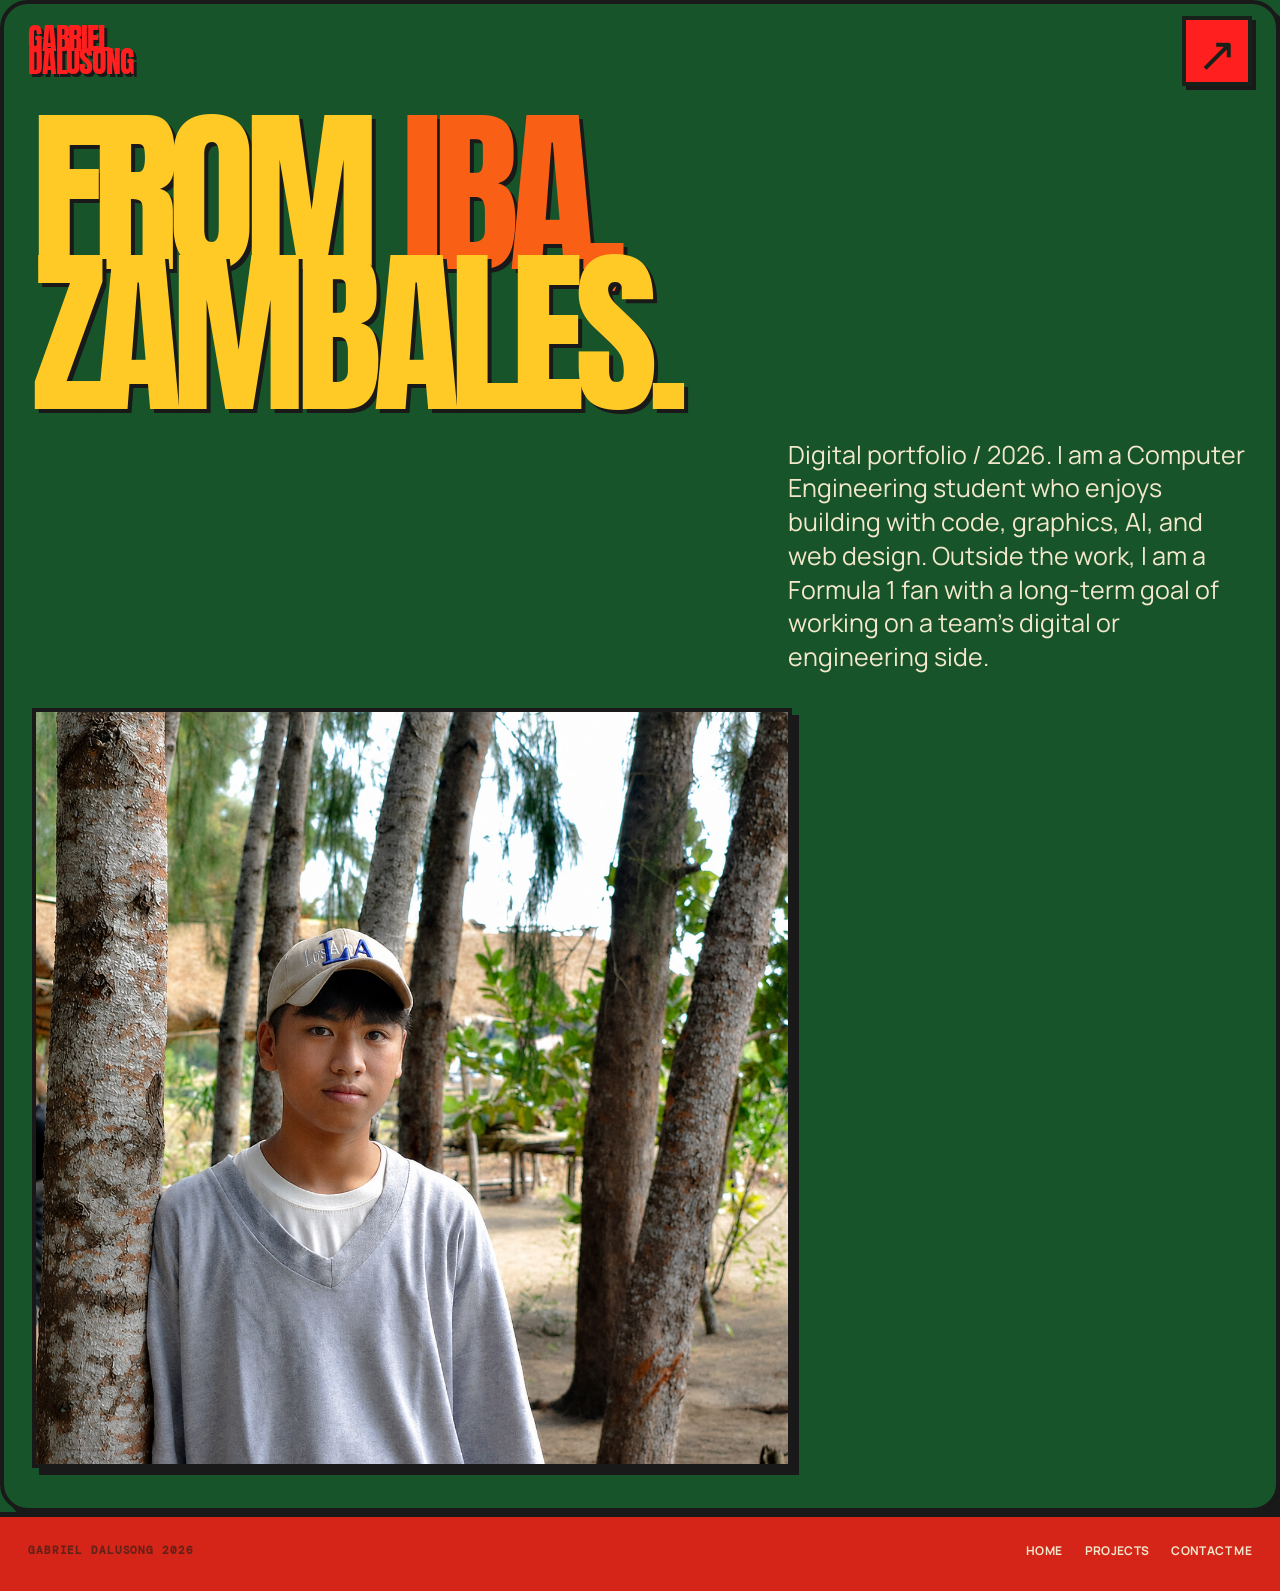
<file: personal-retro.html>
﻿<!doctype html>
<html lang="en">
  <head>
    <meta charset="utf-8">
    <meta name="viewport" content="width=device-width, initial-scale=1">
    <title>About Gabriel Dalusong</title>
    <link rel="icon" type="image/png" href="cropped_circle_image.png">
    <link rel="preconnect" href="https://fonts.googleapis.com">
    <link rel="preconnect" href="https://fonts.gstatic.com" crossorigin>
    <link href="https://fonts.googleapis.com/css2?family=Anton&family=DM+Mono:wght@400;500&family=Manrope:wght@400;500;600;700;800&display=swap" rel="stylesheet">
    <style>
      :root { --cream:#fdf6e7; --ink:#162119; --red:#ff1f1e; --pistachio:#e9e9c7; }
      html { scrollbar-width:none; -ms-overflow-style:none; }
      html::-webkit-scrollbar { display:none; }
      * { box-sizing:border-box; }
      body { min-height:100vh; margin:0; color:var(--ink); background:var(--cream); font-family:Manrope,Arial,sans-serif; overflow-x:hidden; }
      a { color:inherit; text-decoration:none; }
      .site-header { position:fixed; z-index:20; top:0; left:0; width:100%; padding:16px 28px; display:flex; justify-content:space-between; align-items:center; color:var(--ink); background:transparent; }
      .wordmark { font:30px/.76 Anton,Impact,sans-serif; letter-spacing:-.04em; text-transform:uppercase; width:73px; color:#ff1f1e; text-shadow:3px 3px 0 #191919; }
      .wordmark span { display:block; }
      .menu { display:flex; gap:18px; align-items:center; }
      .menu .contact { width:70px; height:70px; display:grid; place-items:center; background:var(--red); border:4px solid var(--ink); border-radius:0; color:var(--ink); transition:background .25s ease,color .25s ease,border-color .25s ease,opacity .7s cubic-bezier(.16,1,.3,1),transform .7s cubic-bezier(.16,1,.3,1); opacity:0; transform:translate3d(0,28px,0); }
      .menu .contact::before { content:"\2197"; font:48px/.8 Anton,Impact,sans-serif; animation:contact-arrow-nudge 1.6s ease-in-out infinite alternate; }
      @keyframes contact-arrow-nudge { from { transform:translate(0,0); } to { transform:translate(5px,-5px); } }
      .menu .contact:hover { background:var(--ink); border-color:var(--red); color:var(--cream); }
      .wordmark { opacity:0; transform:translate3d(0,28px,0); transition:opacity .7s cubic-bezier(.16,1,.3,1),transform .7s cubic-bezier(.16,1,.3,1); }
      body.content-ready .wordmark { opacity:1; transform:translate3d(0,0,0); }
      body.content-ready .menu .contact { opacity:1; transform:translate3d(0,0,0); transition-delay:.1s; }
      main { min-height:100vh; padding:120px 28px 40px; display:grid; align-content:center; opacity:0; transform:translate3d(0,30px,0); transition:opacity .8s cubic-bezier(.16,1,.3,1),transform .8s cubic-bezier(.16,1,.3,1); }
      body.content-ready main { opacity:1; transform:translate3d(0,0,0); transition-delay:.15s; }
      h1 { max-width:1100px; margin:0; font:clamp(70px,14vw,220px)/.78 Anton,Impact,sans-serif; letter-spacing:-.055em; text-transform:uppercase; }
      h1 span { color:var(--red); }
      p { max-width:460px; margin:34px 0 0 auto; font-size:clamp(16px,2vw,25px); line-height:1.35; }
      .img1 { width:760px; max-width:100%; height:auto; margin-top:34px; }
      @media (max-width:600px) { body { padding:16px; } p { margin-left:0; } }
      .site-footer { position:relative; z-index:1; margin-top:20px; padding:28px 28px 34px; border-top:1px solid rgba(22,33,25,.2); display:flex; flex-wrap:wrap; justify-content:space-between; align-items:center; gap:14px; }
      .site-footer p { margin:0; font:600 11px/1 "DM Mono",monospace; letter-spacing:.08em; text-transform:uppercase; color:var(--ink); opacity:.6; max-width:none; }
      .site-footer nav { display:flex; gap:22px; }
      .site-footer a { font:700 12px/1 Manrope,Arial,sans-serif; letter-spacing:.03em; text-transform:uppercase; transition:color .25s ease,transform .25s ease; display:inline-block; }
      .site-footer a:hover { color:var(--red); transform:translateX(-4px); }
      .page-loader { position:fixed; inset:0; z-index:9999; pointer-events:none; }
      .loader-bars { position:absolute; inset:0; display:flex; }
      .loader-bars .bar { flex:1 1 20%; background:var(--red); transform:translateY(0); transition:transform .8s cubic-bezier(.7,0,.3,1); }
      .loader-bars .bar:nth-child(1) { transition-delay:0s; }
      .loader-bars .bar:nth-child(2) { transition-delay:.07s; }
      .loader-bars .bar:nth-child(3) { transition-delay:.14s; }
      .loader-bars .bar:nth-child(4) { transition-delay:.21s; }
      .loader-bars .bar:nth-child(5) { transition-delay:.28s; }
      .page-loader.is-open .loader-bars .bar { transform:translateY(-102%); }
      .loader-content { position:absolute; inset:0; display:flex; flex-direction:column; align-items:center; justify-content:center; gap:24px; opacity:1; transition:opacity .35s ease; }
      .page-loader.is-open .loader-content { opacity:0; }
      .start-lights { display:flex; gap:16px; }
      .start-lights i { width:22px; height:22px; border-radius:50%; background:rgba(253,246,231,.16); border:2px solid rgba(253,246,231,.45); display:block; }
      .start-lights i:nth-child(1) { animation:light-1 2.4s ease-in-out infinite; }
      .start-lights i:nth-child(2) { animation:light-2 2.4s ease-in-out infinite; }
      .start-lights i:nth-child(3) { animation:light-3 2.4s ease-in-out infinite; }
      .start-lights i:nth-child(4) { animation:light-4 2.4s ease-in-out infinite; }
      .start-lights i:nth-child(5) { animation:light-5 2.4s ease-in-out infinite; }
      @keyframes light-1 { 0%,4% { background:rgba(253,246,231,.16); box-shadow:none; } 8%,75% { background:var(--cream); box-shadow:0 0 16px 3px rgba(253,246,231,.85); } 79%,100% { background:rgba(253,246,231,.16); box-shadow:none; } }
      @keyframes light-2 { 0%,17% { background:rgba(253,246,231,.16); box-shadow:none; } 21%,75% { background:var(--cream); box-shadow:0 0 16px 3px rgba(253,246,231,.85); } 79%,100% { background:rgba(253,246,231,.16); box-shadow:none; } }
      @keyframes light-3 { 0%,29% { background:rgba(253,246,231,.16); box-shadow:none; } 33%,75% { background:var(--cream); box-shadow:0 0 16px 3px rgba(253,246,231,.85); } 79%,100% { background:rgba(253,246,231,.16); box-shadow:none; } }
      @keyframes light-4 { 0%,42% { background:rgba(253,246,231,.16); box-shadow:none; } 46%,75% { background:var(--cream); box-shadow:0 0 16px 3px rgba(253,246,231,.85); } 79%,100% { background:rgba(253,246,231,.16); box-shadow:none; } }
      @keyframes light-5 { 0%,54% { background:rgba(253,246,231,.16); box-shadow:none; } 58%,75% { background:var(--cream); box-shadow:0 0 16px 3px rgba(253,246,231,.85); } 79%,100% { background:rgba(253,246,231,.16); box-shadow:none; } }
      @media (prefers-reduced-motion:reduce) { .loader-bars .bar { transition-duration:.25s; } .start-lights i { animation:none !important; background:var(--cream); } }
    </style>
    <style>
      body { background:#18542a; color:#191919; background-image:radial-gradient(rgba(25,25,25,.08) .7px,transparent .7px); background-size:5px 5px; }
      .site-header { color:#191919; }
      .section, .project, .helmet { border-color:#191919; }
      .project, .helmet { border:4px solid #191919; border-radius:22px; box-shadow:7px 7px 0 #191919; }
      .project h3, .helmet-title { text-shadow:2px 2px 0 #191919; }
      .modal { background:rgba(25,25,25,.78); }
      .modal-card { background:#f3e8cc; color:#191919; border:4px solid #191919; box-shadow:9px 9px 0 #191919; }
      .button, button, .contact, .open { border:3px solid #191919; box-shadow:4px 4px 0 #191919; }
      a:hover, button:hover { color:#d52518; }
      main { background:#18542a; color:#f3e8cc; border:4px solid #191919; border-radius:28px; box-shadow:9px 9px 0 #191919; }
      main h1 { color:#ffc926; text-shadow:4px 4px 0 #191919; }
      main h1 span { color:#f96015; }
      main p { color:#f3e8cc; }
      .img1 { background:#ffc926; border:4px solid #191919; box-shadow:7px 7px 0 #191919; }
      .site-footer { margin-top:0; background:#d52518; color:#f3e8cc; border-top:5px solid #191919; }
      .site-footer a:hover { color:#ffc926; }
    </style>
  </head>
  <body>
    <div class="page-loader" aria-hidden="true">
      <div class="loader-bars">
        <span class="bar"></span><span class="bar"></span><span class="bar"></span><span class="bar"></span><span class="bar"></span>
      </div>
    </div>
    <header class="site-header">
      <a class="wordmark" href="home-retro.html"><span>Gabriel</span><span>Dalusong</span></a>
      <nav class="menu"><a class="contact" href="say-hello-retro.html" aria-label="Say hello"></a></nav>
    </header>
    <main>
      <h1>From <span>Iba,</span><br>Zambales.</h1>
      <p>Digital portfolio / 2026. I am a Computer Engineering student who enjoys building with code, graphics, AI, and web design. Outside the work, I am a Formula 1 fan with a long-term goal of working on a team’s digital or engineering side.</p>
      <img class="img1" src="mypicture2.png" alt="img1">
    </main>
    <footer class="site-footer">
      <p>gabriel dalusong 2026</p>
      <nav>
        <a href="home-retro.html">Home</a>
        <a href="projects-retro.html">Projects</a>
        <a href="say-hello-retro.html">Contact me</a>
      </nav>
    </footer>
  <script>
    (function () {
      const loader = document.querySelector('.page-loader');
      if (!loader) return;
      const reveal = () => {
        loader.classList.add('is-open');
        setTimeout(() => { document.body.classList.add('content-ready'); }, 1100);
      };
      if (document.readyState === 'complete') {
        requestAnimationFrame(reveal);
      } else {
        window.addEventListener('load', reveal);
      }
      document.addEventListener('click', (event) => {
        const link = event.target.closest('a[href]');
        if (!link) return;
        const href = link.getAttribute('href');
        if (!href || href.startsWith('#') || href.startsWith('mailto:') || href.startsWith('tel:') || link.target === '_blank' || link.hasAttribute('download')) return;
        let url;
        try { url = new URL(href, window.location.href); } catch (e) { return; }
        if (url.origin !== window.location.origin) return;
        event.preventDefault();
        loader.classList.remove('is-open');
        setTimeout(() => { window.location.href = url.href; }, 1000);
      });
    })();
  </script>
  </body>
</html>
</file>
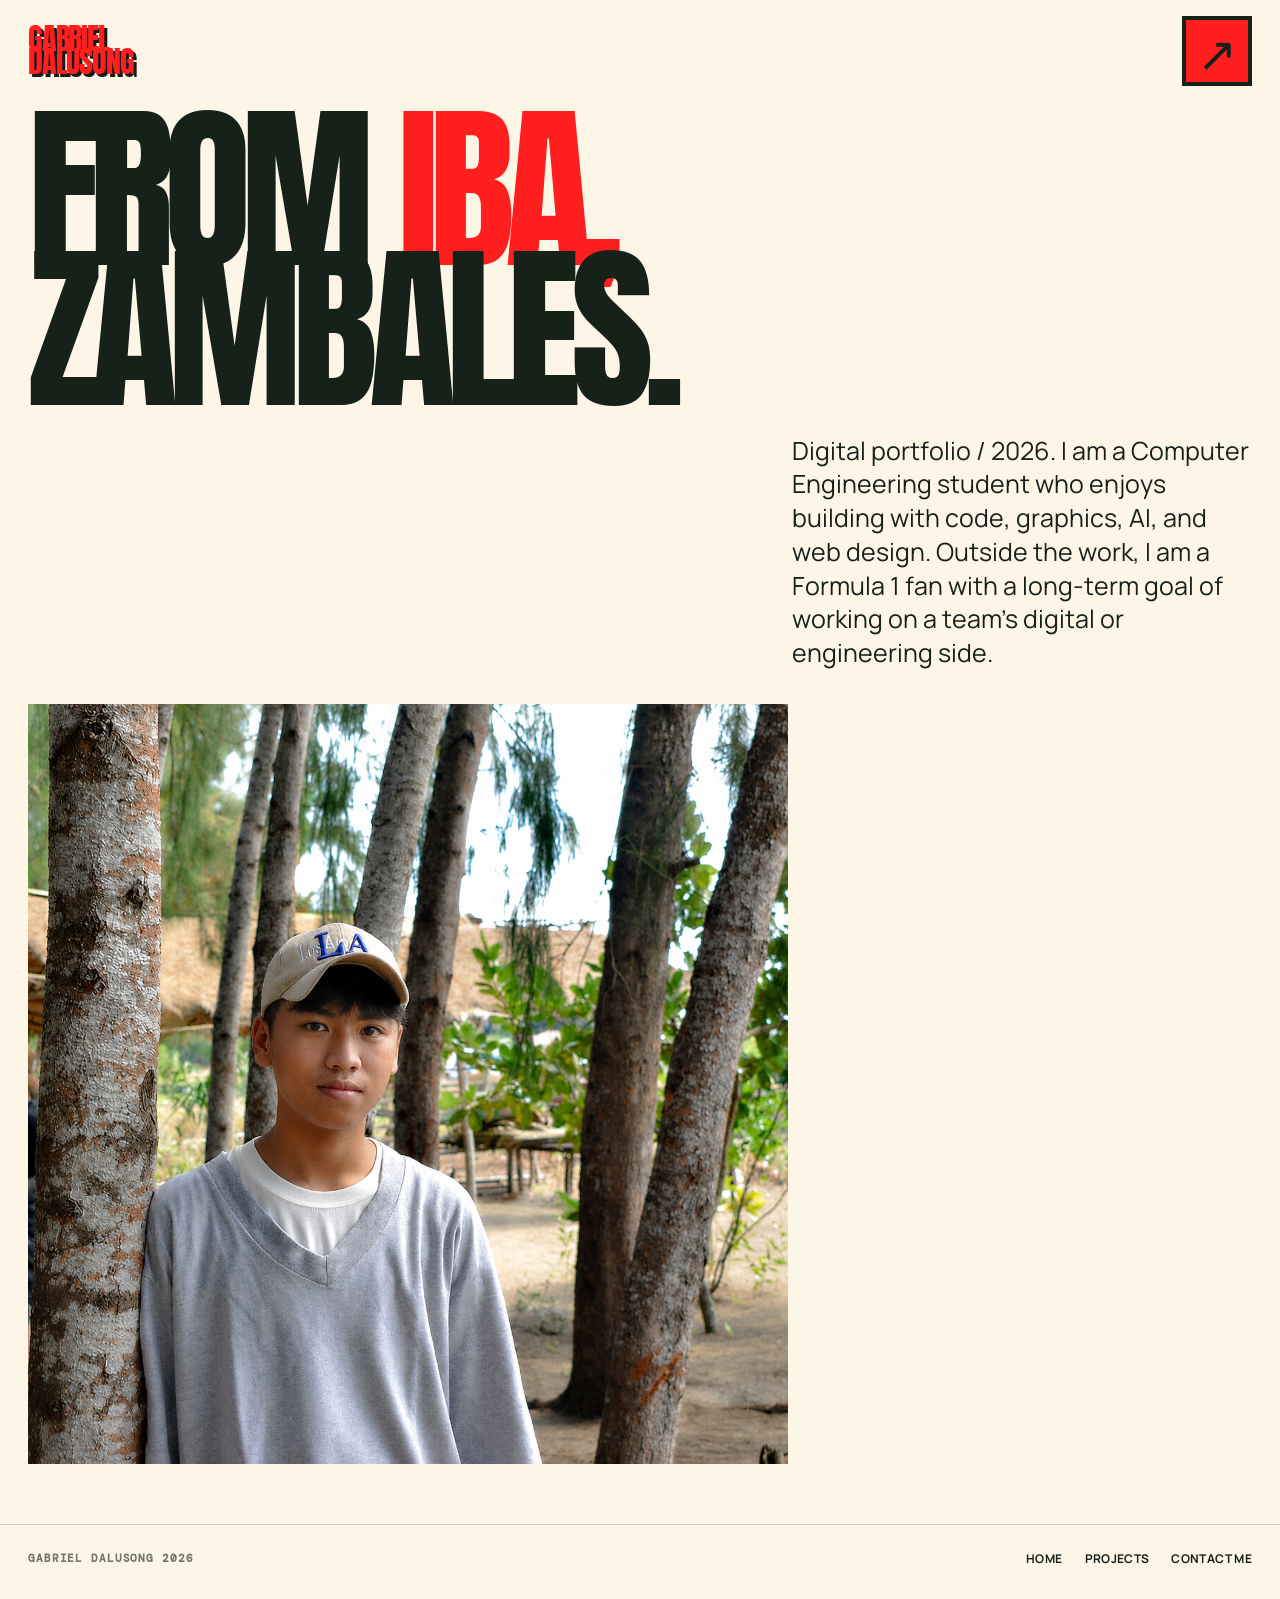
<file: personal.html>
﻿<!doctype html>
<html lang="en">
  <head>
    <meta charset="utf-8">
    <meta name="viewport" content="width=device-width, initial-scale=1">
    <link rel="icon" type="image/png" href="faviconandlastpageimg.png">
    <title>About Gabriel Dalusong</title>
    <link rel="preconnect" href="https://fonts.googleapis.com">
    <link rel="preconnect" href="https://fonts.gstatic.com" crossorigin>
    <link href="https://fonts.googleapis.com/css2?family=Anton&family=DM+Mono:wght@400;500&family=Manrope:wght@400;500;600;700;800&display=swap" rel="stylesheet">
    <style>
      :root { --cream:#fdf6e7; --ink:#162119; --red:#ff1f1e; --pistachio:#e9e9c7; }
      html { scrollbar-width:none; -ms-overflow-style:none; }
      html::-webkit-scrollbar { display:none; }
      * { box-sizing:border-box; }
      body { min-height:100vh; margin:0; color:var(--ink); background:var(--cream); font-family:Manrope,Arial,sans-serif; overflow-x:hidden; }
      a { color:inherit; text-decoration:none; }
      .site-header { position:fixed; z-index:20; top:0; left:0; width:100%; padding:16px 28px; display:flex; justify-content:space-between; align-items:center; color:var(--ink); background:transparent; }
      .wordmark { font:30px/.76 Anton,Impact,sans-serif; letter-spacing:-.04em; text-transform:uppercase; width:73px; color:#ff1f1e; text-shadow:3px 3px 0 #191919; }
      .wordmark span { display:block; }
      .menu { display:flex; gap:18px; align-items:center; }
      .menu .contact { width:70px; height:70px; display:grid; place-items:center; background:var(--red); border:4px solid var(--ink); border-radius:0; color:var(--ink); transition:background .25s ease,color .25s ease,border-color .25s ease,opacity .7s cubic-bezier(.16,1,.3,1),transform .7s cubic-bezier(.16,1,.3,1); opacity:0; transform:translate3d(0,28px,0); }
      .menu .contact::before { content:"↗"; font:48px/.8 Anton,Impact,sans-serif; animation:contact-arrow-nudge 1.6s ease-in-out infinite alternate; }
      @keyframes contact-arrow-nudge { from { transform:translate(0,0); } to { transform:translate(5px,-5px); } }
      .menu .contact:hover { background:var(--ink); border-color:var(--red); color:var(--cream); }
      .wordmark { opacity:0; transform:translate3d(0,28px,0); transition:opacity .7s cubic-bezier(.16,1,.3,1),transform .7s cubic-bezier(.16,1,.3,1); }
      body.content-ready .wordmark { opacity:1; transform:translate3d(0,0,0); }
      body.content-ready .menu .contact { opacity:1; transform:translate3d(0,0,0); transition-delay:.1s; }
      main { min-height:100vh; padding:120px 28px 40px; display:grid; align-content:center; opacity:0; transform:translate3d(0,30px,0); transition:opacity .8s cubic-bezier(.16,1,.3,1),transform .8s cubic-bezier(.16,1,.3,1); }
      body.content-ready main { opacity:1; transform:translate3d(0,0,0); transition-delay:.15s; }
      h1 { max-width:1100px; margin:0; font:clamp(70px,14vw,220px)/.78 Anton,Impact,sans-serif; letter-spacing:-.055em; text-transform:uppercase; }
      h1 span { color:var(--red); }
      p { max-width:460px; margin:34px 0 0 auto; font-size:clamp(16px,2vw,25px); line-height:1.35; }
      .img1 { width:760px; max-width:100%; height:auto; margin-top:34px; }
      @media (max-width:600px) { body { padding:16px; } p { margin-left:0; } }
      .site-footer { position:relative; z-index:1; margin-top:20px; padding:28px 28px 34px; border-top:1px solid rgba(22,33,25,.2); display:flex; flex-wrap:wrap; justify-content:space-between; align-items:center; gap:14px; }
      .site-footer p { margin:0; font:600 11px/1 "DM Mono",monospace; letter-spacing:.08em; text-transform:uppercase; color:var(--ink); opacity:.6; max-width:none; }
      .site-footer nav { display:flex; gap:22px; }
      .site-footer a { font:700 12px/1 Manrope,Arial,sans-serif; letter-spacing:.03em; text-transform:uppercase; transition:color .25s ease,transform .25s ease; display:inline-block; }
      .site-footer a:hover { color:var(--red); transform:translateX(-4px); }
      .page-loader { position:fixed; inset:0; z-index:9999; pointer-events:none; }
      .loader-bars { position:absolute; inset:0; display:flex; }
      .loader-bars .bar { flex:1 1 20%; background:var(--red); transform:translateY(0); transition:transform .8s cubic-bezier(.7,0,.3,1); }
      .loader-bars .bar:nth-child(1) { transition-delay:0s; }
      .loader-bars .bar:nth-child(2) { transition-delay:.07s; }
      .loader-bars .bar:nth-child(3) { transition-delay:.14s; }
      .loader-bars .bar:nth-child(4) { transition-delay:.21s; }
      .loader-bars .bar:nth-child(5) { transition-delay:.28s; }
      .page-loader.is-open .loader-bars .bar { transform:translateY(-102%); }
      .loader-content { position:absolute; inset:0; display:flex; flex-direction:column; align-items:center; justify-content:center; gap:24px; opacity:1; transition:opacity .35s ease; }
      .page-loader.is-open .loader-content { opacity:0; }
      .start-lights { display:flex; gap:16px; }
      .start-lights i { width:22px; height:22px; border-radius:50%; background:rgba(253,246,231,.16); border:2px solid rgba(253,246,231,.45); display:block; }
      .start-lights i:nth-child(1) { animation:light-1 2.4s ease-in-out infinite; }
      .start-lights i:nth-child(2) { animation:light-2 2.4s ease-in-out infinite; }
      .start-lights i:nth-child(3) { animation:light-3 2.4s ease-in-out infinite; }
      .start-lights i:nth-child(4) { animation:light-4 2.4s ease-in-out infinite; }
      .start-lights i:nth-child(5) { animation:light-5 2.4s ease-in-out infinite; }
      @keyframes light-1 { 0%,4% { background:rgba(253,246,231,.16); box-shadow:none; } 8%,75% { background:var(--cream); box-shadow:0 0 16px 3px rgba(253,246,231,.85); } 79%,100% { background:rgba(253,246,231,.16); box-shadow:none; } }
      @keyframes light-2 { 0%,17% { background:rgba(253,246,231,.16); box-shadow:none; } 21%,75% { background:var(--cream); box-shadow:0 0 16px 3px rgba(253,246,231,.85); } 79%,100% { background:rgba(253,246,231,.16); box-shadow:none; } }
      @keyframes light-3 { 0%,29% { background:rgba(253,246,231,.16); box-shadow:none; } 33%,75% { background:var(--cream); box-shadow:0 0 16px 3px rgba(253,246,231,.85); } 79%,100% { background:rgba(253,246,231,.16); box-shadow:none; } }
      @keyframes light-4 { 0%,42% { background:rgba(253,246,231,.16); box-shadow:none; } 46%,75% { background:var(--cream); box-shadow:0 0 16px 3px rgba(253,246,231,.85); } 79%,100% { background:rgba(253,246,231,.16); box-shadow:none; } }
      @keyframes light-5 { 0%,54% { background:rgba(253,246,231,.16); box-shadow:none; } 58%,75% { background:var(--cream); box-shadow:0 0 16px 3px rgba(253,246,231,.85); } 79%,100% { background:rgba(253,246,231,.16); box-shadow:none; } }
      @media (prefers-reduced-motion:reduce) { .loader-bars .bar { transition-duration:.25s; } .start-lights i { animation:none !important; background:var(--cream); } }
    </style>
  </head>
  <body>
    <div class="page-loader" aria-hidden="true">
      <div class="loader-bars">
        <span class="bar"></span><span class="bar"></span><span class="bar"></span><span class="bar"></span><span class="bar"></span>
      </div>
    </div>
    <header class="site-header">
      <a class="wordmark" href="home.html"><span>Gabriel</span><span>Dalusong</span></a>
      <nav class="menu"><a class="contact" href="say-hello.html" aria-label="Say hello"></a></nav>
    </header>
    <main>
      <h1>From <span>Iba,</span><br>Zambales.</h1>
      <p>Digital portfolio / 2026. I am a Computer Engineering student who enjoys building with code, graphics, AI, and web design. Outside the work, I am a Formula 1 fan with a long-term goal of working on a team’s digital or engineering side.</p>
      <img class="img1" src="mypicture2.png" alt="img1">
    </main>
    <footer class="site-footer">
      <p>gabriel dalusong 2026</p>
      <nav>
        <a href="home.html">Home</a>
        <a href="projects.html">Projects</a>
        <a href="say-hello.html">Contact me</a>
      </nav>
    </footer>
  <script>
    (function () {
      const loader = document.querySelector('.page-loader');
      if (!loader) return;
      const reveal = () => {
        loader.classList.add('is-open');
        setTimeout(() => { document.body.classList.add('content-ready'); }, 1100);
      };
      if (document.readyState === 'complete') {
        requestAnimationFrame(reveal);
      } else {
        window.addEventListener('load', reveal);
      }
      document.addEventListener('click', (event) => {
        const link = event.target.closest('a[href]');
        if (!link) return;
        const href = link.getAttribute('href');
        if (!href || href.startsWith('#') || href.startsWith('mailto:') || href.startsWith('tel:') || link.target === '_blank' || link.hasAttribute('download')) return;
        let url;
        try { url = new URL(href, window.location.href); } catch (e) { return; }
        if (url.origin !== window.location.origin) return;
        event.preventDefault();
        loader.classList.remove('is-open');
        setTimeout(() => { window.location.href = url.href; }, 1000);
      });
    })();
  </script>
  </body>
</html>
</file>
